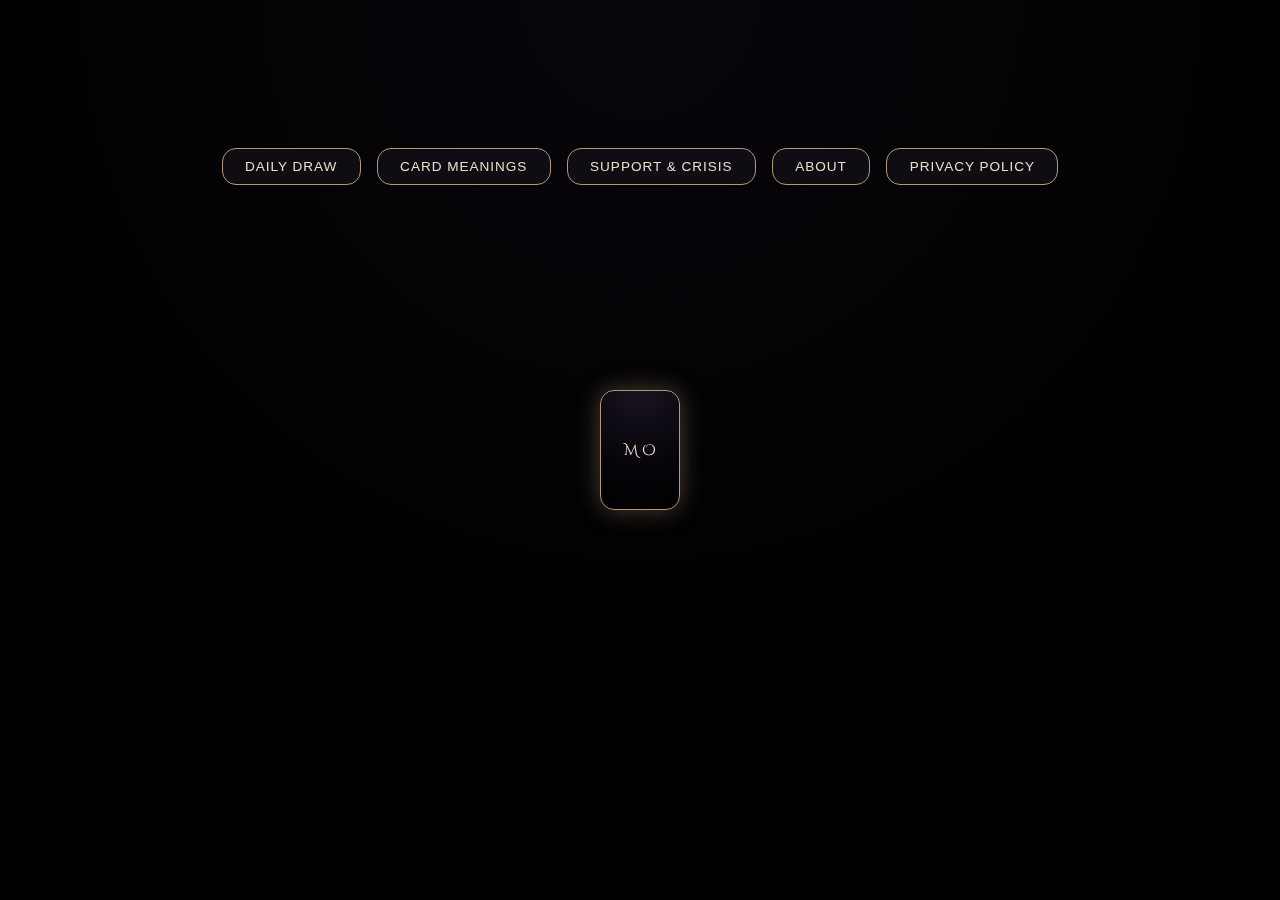
<file: index.html>
<!DOCTYPE html>
<html lang="en">
<head>
  <meta charset="UTF-8">
  <title>Arcana of the Self</title>
  <link rel="stylesheet" href="styles.css">

  <link href="https://fonts.googleapis.com/css2?family=Cinzel+Decorative:wght@400;700&family=Cormorant+Garamond:wght@300;500;700&display=swap" rel="stylesheet">

  <!-- GOOGLE ADSENSE (VALID & FIXED) -->
  <script async 
    src="https://pagead2.googlesyndication.com/pagead/js/adsbygoogle.js?client=ca-pub-8512638260389366"
    crossorigin="anonymous"></script>
<!-- Favicon -->
<link rel="icon" type="image/x-icon" href="favicon.ico">
<link rel="icon" type="image/png" sizes="16x16" href="favicon-16x16.png">
<link rel="icon" type="image/png" sizes="32x32" href="favicon-32x32.png">
<link rel="apple-touch-icon" href="apple-touch-icon.png">
<link rel="manifest" href="site.webmanifest">


</head>

<body>
  <div id="loader">
  <div class="loader-card">
    <span class="loader-mono">MO</span>
  </div>
</div>

  <div class="page">

    <header>
      <h1>Arcana of the Self</h1>
      <p class="tagline">Draw a card. Receive guidance.</p>
    </header>

   <div class="center-btn dual-buttons">
    <a href="daily.html" class="energy-btn">Daily Guidance</a>
   <a href="mood.html" class="oracle-btn">Mystic of Mood</a>


</div>

<nav>
  <nav class="nav-bar-wrapper">

  <button class="nav-toggle" id="nav-toggle">
    ☰
  </button>

  <div class="nav-bar">
    <button class="nav-btn" data-page="tarot">Daily Draw</button>
    <button class="nav-btn" data-page="dictionary">Card Meanings</button>
    <button class="nav-btn" data-page="resources">Support & Crisis</button>
    <button class="nav-btn" data-page="about">About</button>
    <button class="nav-btn" data-page="privacy">Privacy Policy</button>
  </div>

</nav>



    <div class="page-wrapper">

      <!-- DAILY DRAW -->
      <main id="tarot">
        <div class="reverse-toggle">
          <label class="switch">
            <input type="checkbox" id="reverse-checkbox">
            <span class="slider"></span>
          </label>
          <span class="reverse-text">Draw Reversed?</span>
        </div>

        <button id="draw-button">Draw a Card</button>

        <section id="card-display" class="hidden">
          <div class="card-frame">
            <h2 id="card-name"></h2>
            <p id="card-keyword" class="card-keyword"></p>

            <div class="card-section">
              <h3>Affirmation</h3>
              <p id="card-affirmation"></p>
            </div>

            <div class="card-section">
              <h3>Self-Care Rite</h3>
              <p id="card-selfcare"></p>
            </div>
          </div>
        </section>
      </main>

      <!-- DICTIONARY -->
      <section id="dictionary" class="hidden">
        <div class="info-box">
          <h2>Major Arcana Dictionary</h2>
          <p class="desc">A reference for reflection, insight, and self-awareness.</p>
          <div class="dictionary-container" id="dictionary-container"></div>
        </div>
      </section>

      <!-- SUPPORT -->
      <section id="resources" class="hidden">
        <div class="info-box">
          <h2>Support & Crisis Resources</h2>
          <p class="desc">You matter.</p>
          <h3>Immediate Hotlines (US)</h3>
          <ul>
            <li><strong>988 Suicide & Crisis Lifeline:</strong> Call or text 988</li>
            <li><strong>Crisis Text Line:</strong> Text HOME to 741741</li>
            <li><strong>Trevor Project:</strong> Text START to 678-678</li>
            <li><strong>Veterans Crisis Line:</strong> Call 988, then press 1</li>
          </ul>

          <h3>International</h3>
          <p><a href="https://www.opencounseling.com/suicide-hotlines" target="_blank">OpenCounseling Global Hotline Directory</a></p>

          <h3>Non-Crisis Support</h3>
          <ul>
            <li>NAMI HelpLine: 1-800-950-NAMI</li>
            <li>SAMHSA: 1-800-662-HELP</li>
            <li><a href="https://www.psychologytoday.com" target="_blank">Find a Therapist</a></li>
          </ul>
        </div>
      </section>

      <!-- ABOUT -->
     <section id="about" class="hidden centered-section">


        <div class="info-box">
          <h2>About the Creator</h2>

          <p class="desc">

            <img src="IMG_2875.jpg" class="profile-img">
            I created this project to blend my love for tarot and technology with self care and love.
</p>
          <p class="desc">
            Tarot is a mirror, it helps us understand our emotions, patterns, and possibilities.
          </p>

          <p class="desc">
            My intention is to create a comforting space where you can meet yourself with honesty, softness, and curiosity.
          </p>

          <p class="desc">You are always loved and welcome here.</p>
        </div>
      </section>

      <!-- PRIVACY POLICY -->
      <section id="privacy" class="hidden" data-nosnippet data-ad-format="none">
        <div class="info-box no-ads-here">
          <h2>Privacy Policy</h2>
          <p><em>Last updated: 2025</em></p>

          <p>
            Maeve’s Tarot Spot (“we,” “us,” “our”) respects your privacy. This page explains how we collect,
            use, and protect your information.
          </p>

          <h3>Information We Collect</h3>
          <p>We do not collect personal data unless you choose to provide it voluntarily.</p>

          <h3>Google AdSense & Cookies</h3>
          <p>
            This site uses Google AdSense, which may use cookies to serve personalized ads.  
            Manage preferences here:
            <a href="https://www.google.com/settings/ads" target="_blank">Google Ad Settings</a>.
          </p>

          <h3>Cookies</h3>
          <p>You may disable cookies in your browser settings at any time.</p>

          <h3>Third-Party Links</h3>
          <p>External websites linked here have their own privacy policies. We are not responsible for them.</p>

          <h3>Children’s Privacy</h3>
          <p>This site is not intended for individuals under the age of 13.</p>

          <h3>Contact</h3>
          <p>Email: <strong>maeves.tarot@gmail.com</strong></p>
        </div>
      </section>

    </div>

   <footer>
  <div class="footer-line">
    <div class="footer-card">MO</div>
  </div>
  <p>For reflection only — not a substitute for professional care.</p>
</footer>


    <!-- COOKIE POPUP -->
    <div id="cookie-popup" class="cookie-popup hidden">
      <div class="cookie-box">
        <p>
          This site uses cookies (including Google AdSense). Review our 
          <a href="#" data-page="privacy" class="cookie-link">Privacy Policy</a>.
        </p>

        <div class="cookie-buttons">
          <button id="cookie-accept" class="cookie-btn accept">Accept</button>
          <button id="cookie-learn" class="cookie-btn learn" data-page="privacy">Learn More</button>
        </div>
      </div>
    </div>

  </div>

  <script src="script.js"></script>
</body>
</html>
</file>
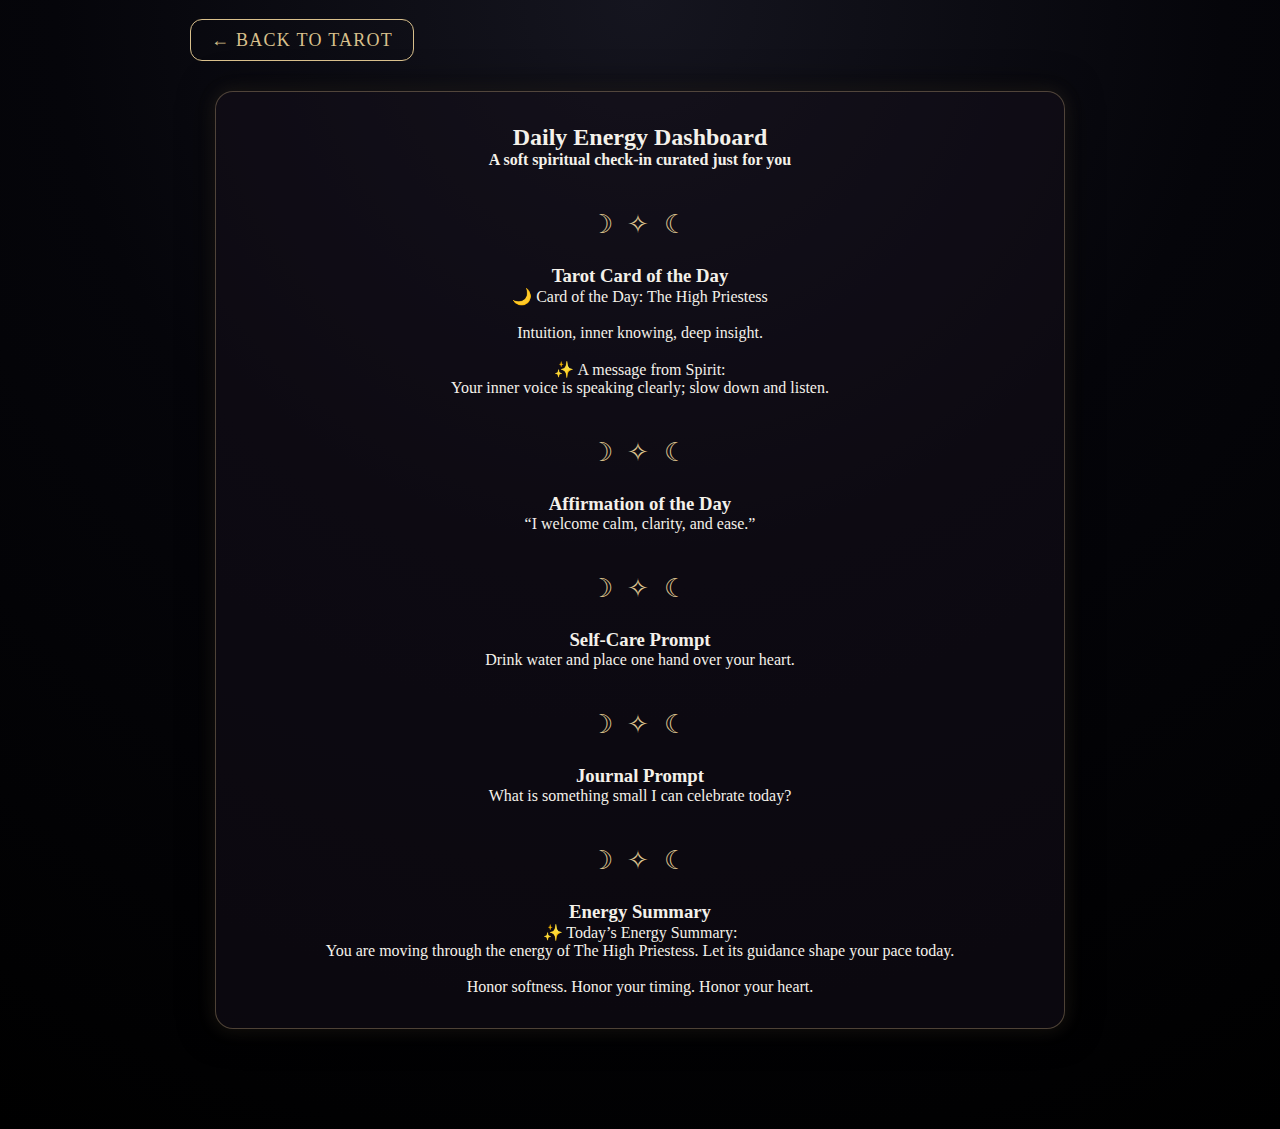
<file: daily.html>
<!DOCTYPE html>
<html lang="en">

<head>
    <meta charset="UTF-8" />
    <meta name="viewport" content="width=device-width, initial-scale=1.0" />
    <title>Daily Energy Dashboard</title>

    <!-- Fonts -->
    <link href="https://fonts.googleapis.com/css2?family=Crimson+Text:wght@400;600;700&display=swap" rel="stylesheet" />

    <!-- Site styles -->
    <link rel="stylesheet" href="styles.css" />

    <!-- PAGE-SPECIFIC FIXES (DO NOT REMOVE) -->
    <style>
        /* Only apply padding to THIS page */
        body.mood-page {
            padding: 30px 15px;
        }
    </style>
</head>

<body class="mood-page">
<div class="page">

    <!-- Navigation -->
    <nav class="navbar" style="justify-content: center;">
        <a href="index.html" class="nav-btn back-btn">← Back to Tarot</a>
    </nav>

    <!-- Wrapper -->
    <div class="info-box energy-wrapper">

        <h2>Daily Energy Dashboard</h2>
        <h4>A soft spiritual check-in curated just for you</h4>
        <div class="divider">☽ ✧ ☾</div>


        <!-- Tarot card -->
        <h3>Tarot Card of the Day</h3>
        <div class="tarot-card-box" id="tarot-card-box"></div>

        <div class="divider">☽ ✧ ☾</div>

        <!-- Affirmation -->
        <h3>Affirmation of the Day</h3>
        <div class="affirm-box" id="affirm-box"></div>

        <div class="divider">☽ ✧ ☾</div>

        <!-- Self Care -->
        <h3>Self-Care Prompt</h3>
        <div class="self-box" id="self-box"></div>

        <div class="divider">☽ ✧ ☾</div>

        <!-- Journal -->
        <h3>Journal Prompt</h3>
        <div class="journal-box" id="journal-box"></div>

        <div class="divider">☽ ✧ ☾</div>

        <!-- Summary -->
        <h3>Energy Summary</h3>
        <div class="summary-box" id="summary-box"></div>

    </div>

    <!-- Scripts -->
    <script src="daily-energy.js"></script>
    <script src="script.js"></script>
</div>

</body>

</html>
</file>
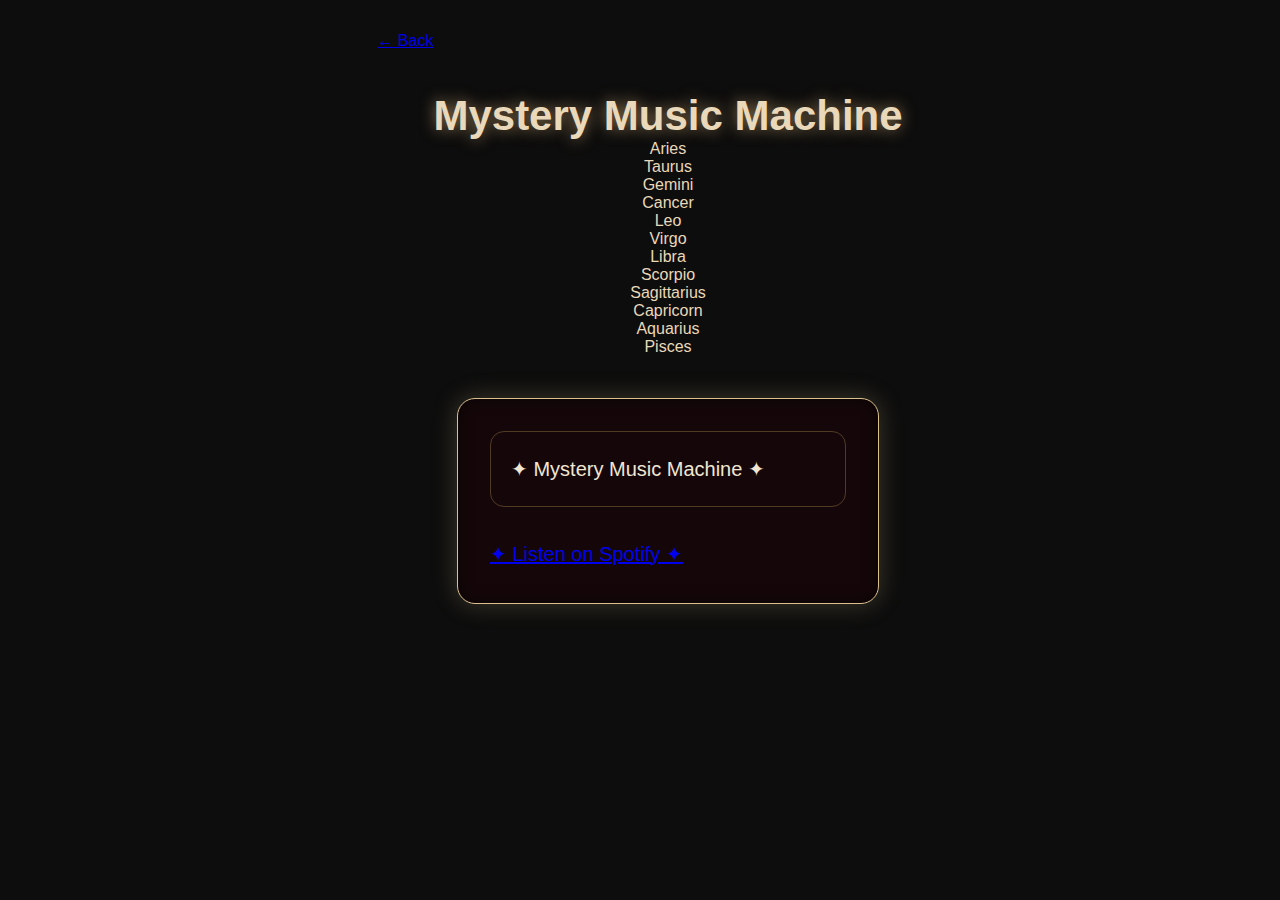
<file: mmm.html>
<!DOCTYPE html>
<html lang="en">
<head>
    <meta charset="UTF-8">
    <meta name="viewport" content="width=device-width, initial-scale=1.0">
    <title>Mystery Music Machine</title>

    <link rel="stylesheet" href="styles.css">
    <link rel="stylesheet" href="mmm.css?v=2">

</head>

<body>

    <a href="index.html" class="back-button">← Back</a>

    <div class="mmm-page">

        <h1 class="mmm-title">Mystery Music Machine</h1>

        <div class="sign-grid">
            <div class="sign">Aries</div>
            <div class="sign">Taurus</div>
            <div class="sign">Gemini</div>
            <div class="sign">Cancer</div>
            <div class="sign">Leo</div>
            <div class="sign">Virgo</div>
            <div class="sign">Libra</div>
            <div class="sign">Scorpio</div>
            <div class="sign">Sagittarius</div>
            <div class="sign">Capricorn</div>
            <div class="sign">Aquarius</div>
            <div class="sign">Pisces</div>
        </div>

        <section id="result-box">

      <div class="cassette">
    <div class="label">✦ Mystery Music Machine ✦</div>

    <p class="song-title"></p>
    <p class="song-artist"></p>

    <div class="window">
        <div class="reel-left"></div>
        <div class="reel-right"></div>
    </div>
</div>
<div class="music-card">
    <p class="mc-title"></p>
    <p class="mc-artist"></p>
    <a class="mc-link" href="#" target="_blank" rel="noopener noreferrer">✦ Listen on Spotify ✦</a>
</div>


</div>




            <p class="horoscope-text"></p>

        </section>

    </div>

    <script src="mmm.js?v=1234"></script>


</body>
</html>
</file>
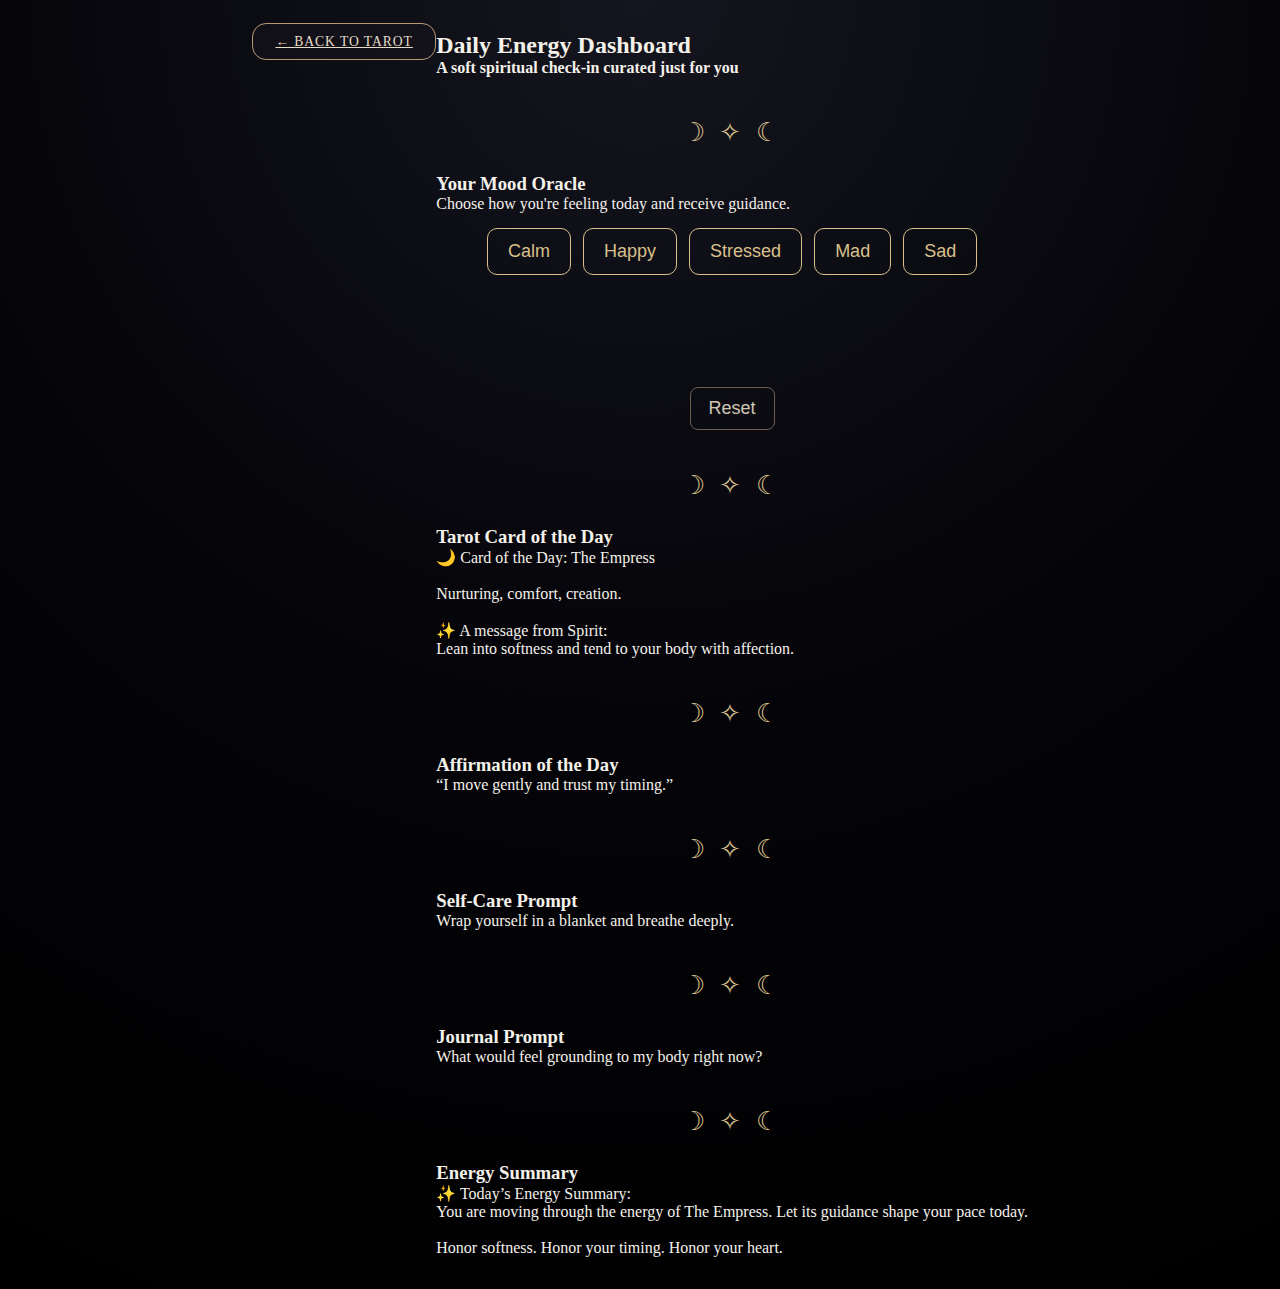
<file: mood.html>
<!DOCTYPE html>
<html lang="en">
<head>
    <meta charset="UTF-8" />
    <meta name="viewport" content="width=device-width, initial-scale=1.0" />
    <title>Daily Energy Dashboard</title>

    <!-- Fonts -->
    <link href="https://fonts.googleapis.com/css2?family=Crimson+Text:wght@400;600;700&display=swap" rel="stylesheet" />

    <!-- Use your site’s CSS -->
    <link rel="stylesheet" href="styles.css" />
</head>

<body>

    <nav class="navbar">
        <a href="index.html" class="nav-btn">← Back to Tarot</a>
    </nav>

    <div class="info-box">
        <h2>Daily Energy Dashboard</h2>
        <h4>A soft spiritual check-in curated just for you</h4>
        <div class="divider">☽ ✧ ☾</div>

        <!-- 🌙 MOOD ORACLE -->
        <div class="mood-card">
            <h3>Your Mood Oracle</h3>
            <p class="desc">Choose how you're feeling today and receive guidance.</p>

            <div class="mood-buttons">
                <button type="button">Calm</button>
                <button type="button">Happy</button>
                <button type="button">Stressed</button>
                <button type="button">Mad</button>
                <button type="button">Sad</button>
            </div>

            <div id="result-box"></div>
            <button id="reset-btn">Reset</button>
        </div>

        <div class="divider">☽ ✧ ☾</div>

        <!-- 🌙 TAROT CARD OF THE DAY -->
        <h3>Tarot Card of the Day</h3>
        <div class="tarot-card-box" id="tarot-card-box"></div>

        <div class="divider">☽ ✧ ☾</div>

        <!-- 🌙 AFFIRMATION -->
        <h3>Affirmation of the Day</h3>
        <div class="affirm-box" id="affirm-box"></div>

        <div class="divider">☽ ✧ ☾</div>

        <!-- 🌙 SELF CARE -->
        <h3>Self-Care Prompt</h3>
        <div class="self-box" id="self-box"></div>

        <div class="divider">☽ ✧ ☾</div>

        <!-- 🌙 JOURNAL PROMPT -->
        <h3>Journal Prompt</h3>
        <div class="journal-box" id="journal-box"></div>

        <div class="divider">☽ ✧ ☾</div>

        <!-- 🌙 SUMMARY -->
        <h3>Energy Summary</h3>
        <div class="summary-box" id="summary-box"></div>

    </div>

    <!-- Scripts for Mood App + Energy Logic -->
    <script src="script.js"></script>  
    <script src="daily-energy.js"></script>

</body>
</html>
</file>
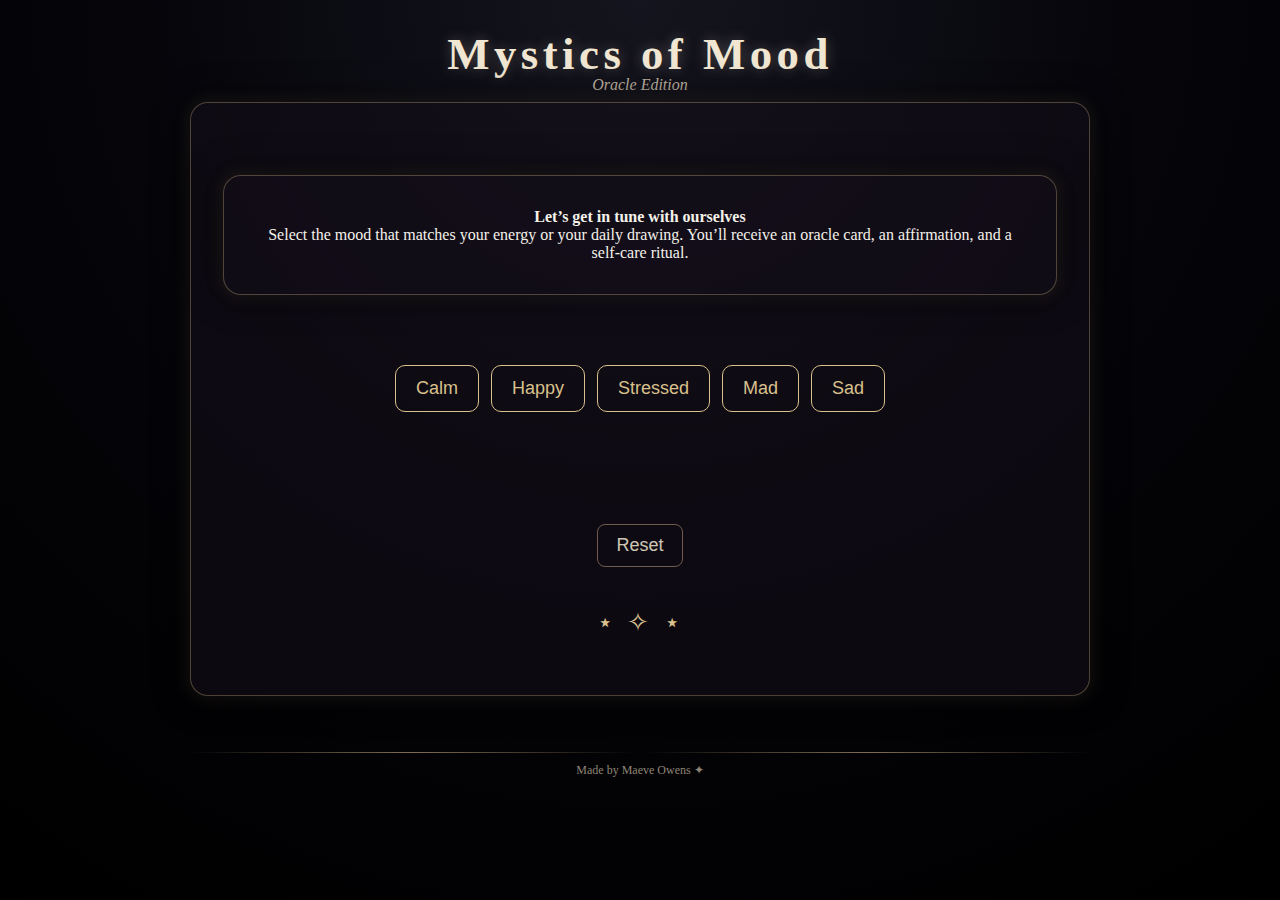
<file: mood.html.html>
<!DOCTYPE html>
<html>
<head>
    <title>Mystics of Mood</title>
    <link href="https://fonts.googleapis.com/css?family=Crimson+Text&display=swap" rel="stylesheet">
    <link rel="stylesheet" href="styles.css">
</head>

<body>

<div class="page">

    <!-- OPTIONAL: Match your site header -->
    <header>
        <h1>Mystics of Mood</h1>
        <p class="tagline">Oracle Edition</p>
    </header>

    <div class="page-wrapper">

        <section>

            <div class="energy-wrapper">

                <h4>Let’s get in tune with ourselves</h4>

                <p>
                    Select the mood that matches your energy or your daily drawing.  
                    You’ll receive an oracle card, an affirmation, and a self-care ritual.
                </p>
            </div>

            <!-- Mood Buttons -->
            <div class="mood-buttons">
                <button type="button" data-mood="Calm">Calm</button>
                <button type="button" data-mood="Happy">Happy</button>
                <button type="button" data-mood="Stressed">Stressed</button>
                <button type="button" data-mood="Mad">Mad</button>
                <button type="button" data-mood="Sad">Sad</button>
            </div>

            <!-- Oracle Result -->
            <div id="result-box"></div>

            <button id="reset-btn">Reset</button>

            <div class="divider">⋆ ✧ ⋆</div>

        </section>

    </div> <!-- end page-wrapper -->

    <footer>
        <div class="footer-line"></div>
        <p>Made by Maeve Owens ✦</p>
    </footer>

</div> <!-- end page -->

<script src="m.script.js"></script>

</body>
</html>
</file>
<file: styles.css>
.info-section {
        max-width: 800px;
        margin: 60px auto;
        padding: 25px;
        background: rgba(255,255,255,0.05);
        border: 1px solid rgba(255,255,255,0.2);
        border-radius: 12px;
        backdrop-filter: blur(6px);
        color: #fff;
    }
    .info-section h2 {
        margin-bottom: 10px;
        text-align: center;
        font-size: 1.6rem;
    }
    .info-section p {
        line-height: 1.6;
        font-size: 1rem;
        opacity: 0.9;
    }


* {
  margin: 0;
  padding: 0;
  box-sizing: border-box;
}

body {
  font-family: 'Cormorant Garamond', serif;
  background: radial-gradient(circle at top, #15151f 0%, #05050a 45%, #000000 100%);
  color: #f4f1ea;
  min-height: 100vh;
  padding: 2rem;
  display: flex;
  justify-content: center;
}

/* Page wrapper */
.page {
  width: 100%;
  max-width: 900px;
}


/* ----------------------------------------------
   HEADER
------------------------------------------------*/
header {
  text-align: center;
  margin-bottom: 1.2rem !important;
  margin-bottom: 0.6rem !important;
}

header h1 {
  font-family: 'Cinzel Decorative', serif;
  font-size: 2.8rem;
  color: #f0e6d2;
  letter-spacing: 0.1em;
  text-shadow: 0 0 14px rgba(255,240,220,0.25);
}

.tagline {
  margin-top: 0.5rem;
  color: #c3b8a5;
  font-style: italic;
  margin-bottom: 0.3rem !important;
}


/* ----------------------------------------------
   NAV BAR
------------------------------------------------*/
.nav-bar-wrapper {
  display: flex;
  justify-content: center;
  align-items: center;
  gap: 0.75rem;
  margin-bottom: 2rem;
}

.nav-toggle {
  display: none;
  background: rgba(22,18,26,0.85);
  border: 1px solid #b49a72;
  color: #e7dcc9;
  border-radius: 10px;
  padding: 0.3rem 0.6rem;
  font-size: 1.1rem;
  cursor: pointer;
}

/* Desktop */
.nav-bar {
  display: flex;
  justify-content: center;
  gap: 1rem;
}

/* Tablet/Desktop */
@media (min-width: 641px) {
  .nav-toggle {
    display: none !important;
  }
}

/* Mobile */
@media (max-width: 640px) {
  .nav-bar-wrapper {
    flex-direction: column;
    align-items: stretch;
  }

  .nav-toggle {
    display: inline-block;
    align-self: flex-end;
  }

  .nav-bar {
    flex-direction: column;
    gap: 0.5rem;
    display: flex;
  }
}

.nav-btn {
  padding: 0.6rem 1.4rem;
  background: rgba(22,18,26,0.65);
  border: 1px solid #b49a72;
  color: #e7dcc9;
  border-radius: 14px;
  text-transform: uppercase;
  letter-spacing: 0.07em;
  font-size: 0.85rem;
  cursor: pointer;
  transition: 0.25s ease;
}

.nav-btn:hover {
  background: rgba(180,154,114,0.18);
  box-shadow: 0 0 12px rgba(180,154,114,0.35);
  transform: translateY(-2px);
}

.nav-btn.active {
  background: rgba(180,154,114,0.32);
  border-color: #e8dbc1;
  box-shadow: 0 0 18px rgba(230,212,185,0.45);
}


/* ----------------------------------------------
   PAGE WRAPPER
------------------------------------------------*/
.page-wrapper {
  display: flex;
  gap: 2rem;
  flex-direction: column;
}


/* ----------------------------------------------
   CONTENT PANELS
------------------------------------------------*/
main,
section {
  border: 1px solid rgba(180,154,114,0.4);
  background: rgba(20,15,26,0.55);
  padding: 2rem;
  border-radius: 18px;
  box-shadow:
    0 0 35px rgba(0,0,0,0.75),
    0 0 18px rgba(180,154,114,0.2);
}

.hidden {
  display: none !important;
}

main h2,
section h2 {
  font-family: 'Cinzel Decorative', serif;
  text-align: center;
  margin-bottom: 1.4rem;
  color: #f4ecdd;
}


/* ----------------------------------------------
   DAILY DRAW
------------------------------------------------*/
.reverse-toggle {
  display: flex;
  justify-content: center;
  align-items: center;
  gap: 0.6rem;
  margin-bottom: 1rem;
}

.switch {
  position: relative;
  width: 46px;
  height: 24px;
}

.switch input {
  opacity: 0;
  width: 46px;
  height: 24px;
  position: absolute;
  left: 0;
  top: 0;
  cursor: pointer;
  z-index: 2;
}

.slider {
  position: absolute;
  cursor: pointer;
  background-color: #6d5a4d;
  border-radius: 34px;
  inset: 0;
  transition: .3s;
}

.slider::before {
  content: "";
  position: absolute;
  bottom: 3px;
  left: 3px;
  width: 18px;
  height: 18px;
  background: #f4f1ea;
  border-radius: 50%;
  transition: .3s;
}

input:checked + .slider {
  background: #b49a72;
}

input:checked + .slider::before {
  transform: translateX(22px);
}

#draw-button {
  display: block;
  margin: 0 auto 1.5rem;
  padding: 0.8rem 1.8rem;
  background: transparent;
  border: 1px solid #f0e6d2;
  color: #f0e6d2;
  border-radius: 999px;
  text-transform: uppercase;
  cursor: pointer;
  transition: 0.2s;
}

#draw-button:hover {
  transform: translateY(-2px);
  background: rgba(240,230,210,0.06);
}


/* Daily draw card */
.card-frame {
  border: 1px solid #b49a72;
  border-radius: 16px;
  padding: 1.5rem;
  max-width: 400px;
  margin: 0 auto;
  background: radial-gradient(circle at top, #1b1620 0%, #050309 55%, #000000 100%);
  box-shadow: 0 0 35px rgba(0,0,0,0.9), 0 0 24px rgba(180,154,114,0.3);
  position: relative;
  overflow: hidden;
}

.tarot-card {
  border-radius: 18px;
  border: 1px solid #b49a72;
  padding: 1.2rem;
  background: radial-gradient(circle at top, #1a141f 0%, #050308 60%, #000000 100%);
  box-shadow: 0 0 24px rgba(0,0,0,0.85), 0 0 18px rgba(180,154,114,0.35);
}

.tarot-card.back {
  display: flex;
  align-items: center;
  justify-content: center;
  text-transform: uppercase;
  letter-spacing: 0.18em;
  font-family: 'Cinzel Decorative', serif;
  color: #d8c7a3;
  position: relative;
}

.tarot-card.back::before,
.tarot-card.back::after {
  content: "";
  position: absolute;
  inset: 10px;
  border-radius: 14px;
  border: 1px solid rgba(180,154,114,0.55);
}

.tarot-card.back::after {
  inset: 22px;
  border-style: dashed;
  opacity: 0.7;
}

.card-keyword {
  text-align: center;
  margin-bottom: 1.4rem;
  color: #d1c6b0;
  text-transform: uppercase;
  font-size: 0.95rem;
}


/* ----------------------------------------------
   DICTIONARY GRID
------------------------------------------------*/
.dictionary-container {
  margin-top: 1.5rem;
  display: grid;
  grid-template-columns: repeat(auto-fit, minmax(240px, 1fr));
  gap: 1.3rem;
}

.card-meaning {
  padding: 1rem;
  border: 1px solid #b49a72;
  border-radius: 14px;
  background: rgba(15, 11, 18, 0.65);
  max-height: 300px;
  overflow-y: auto;
  box-shadow: 0 0 18px rgba(0,0,0,0.45);
}

.card-meaning h3 {
  font-family: 'Cinzel Decorative', serif;
  color: #f2e9d7;
  margin-bottom: 0.4rem;
}

.card-meaning h4 {
  text-transform: uppercase;
  font-size: 0.88rem;
  color: #dfd3c0;
  margin-top: 0.55rem;
}


/* ----------------------------------------------
   LOADER
------------------------------------------------*/
#loader {
  position: fixed;
  inset: 0;
  background: radial-gradient(circle at top, #07050b 0%, #000000 65%);
  display: flex;
  align-items: center;
  justify-content: center;
  z-index: 9999;
  transition: opacity 0.5s ease;
}

#loader.fade-out {
  opacity: 0;
  pointer-events: none;
}

.loader-card {
  width: 80px;
  height: 120px;
  border-radius: 14px;
  border: 1px solid #b49a72;
  background: radial-gradient(circle at top, #191321 0%, #050308 65%, #000000 100%);
  display: flex;
  align-items: center;
  justify-content: center;
  box-shadow: 0 0 25px rgba(180,154,114,0.4);
  animation: glowPulse 1.5s ease-in-out infinite;
}

.loader-mono {
  font-family: 'Cinzel Decorative', serif;
  letter-spacing: 0.28em;
  text-indent: 0.28em;
  color: #f4ecdd;
  font-size: 0.95rem;
}

@keyframes glowPulse {
  0% {
    box-shadow: 0 0 8px rgba(180,154,114,0.2),
                0 0 18px rgba(180,154,114,0.25);
    transform: translateY(0);
  }
  50% {
    box-shadow: 0 0 24px rgba(240,220,190,0.6),
                0 0 40px rgba(180,154,114,0.55);
    transform: translateY(-3px);
  }
  100% {
    box-shadow: 0 0 8px rgba(180,154,114,0.2),
                0 0 18px rgba(180,154,114,0.25);
    transform: translateY(0);
  }
}


/* ----------------------------------------------
   FOOTER
------------------------------------------------*/
footer {
  margin-top: 2rem;
  text-align: center;
  font-size: 0.75rem;
  color: #8e8474;
}

.footer-line {
  display: flex;
  align-items: center;
  justify-content: center;
  margin-bottom: 0.6rem;
  gap: 0.75rem;
}

.footer-line::before,
.footer-line::after {
  content: "";
  flex: 1;
  height: 1px;
  background: linear-gradient(
    to right,
    transparent,
    rgba(180,154,114,0.7),
    transparent
  );
}

.footer-card {
  min-width: 40px;
  height: 56px;
  border-radius: 10px;
  border: 1px solid #b49a72;
  padding: 0.25rem 0.5rem;
  font-family: 'Cinzel Decorative', serif;
  font-size: 0.9rem;
  letter-spacing: 0.16em;
  display: flex;
  align-items: center;
  justify-content: center;
  background: radial-gradient(circle at top, #15111d 0%, #05030a 70%, #000 100%);
  box-shadow: 0 0 14px rgba(0,0,0,0.7), 0 0 12px rgba(180,154,114,0.4);
}


/* ----------------------------------------------
   COOKIE POPUP
------------------------------------------------*/
.cookie-popup {
  position: fixed;
  bottom: 20px;
  left: 50%;
  transform: translateX(-50%);
  max-width: 500px;
  width: 90%;
  background: rgba(15, 11, 18, 0.9);
  border: 1px solid #b49a72;
  border-radius: 14px;
  padding: 1.2rem 1.5rem;
  box-shadow: 0 0 25px rgba(0,0,0,0.7);
  z-index: 999;
  opacity: 0;
  pointer-events: none;
  transition: opacity 0.4s ease;
}

.cookie-popup.show {
  opacity: 1;
  pointer-events: auto;
}

.cookie-box p {
  color: #e7dcc9;
  line-height: 1.5;
  margin-bottom: 1rem;
}

.cookie-link {
  color: #d1b388;
  text-decoration: underline;
  cursor: pointer;
}

.cookie-buttons {
  display: flex;
  justify-content: flex-end;
  gap: 1rem;
}

.cookie-btn {
  padding: 0.45rem 1rem;
  border-radius: 8px;
  border: 1px solid #b49a72;
  cursor: pointer;
  background: transparent;
  color: #e7dcc9;
  transition: 0.25s;
  font-size: 0.85rem;
}

.cookie-btn:hover {
  background: rgba(180,154,114,0.2);
  box-shadow: 0 0 10px rgba(180,154,114,0.4);
}

.cookie-btn.accept {
  background: rgba(180,154,114,0.25);
}

.cookie-btn.accept:hover {
  background: rgba(180,154,114,0.4);
}


/* ----------------------------------------------
   GOOGLE ADS BLOCKERS
------------------------------------------------*/
ins.adsbygoogle,
.adsbygoogle,
iframe[src*="ads"],
iframe[id*="google_ads"],
.google-auto-placed {
  display: none !important;
  height: 0 !important;
  opacity: 0 !important;
  pointer-events: none !important;
}


/* ----------------------------------------------
   MOOD ORACLE — MERGED FROM style.css
------------------------------------------------*/

/* Mood wrapper */
.energy-wrapper {
    max-width: 850px;
    margin: 40px auto 70px;
    padding: 2rem;
    border-radius: 18px;
    background: rgba(20,15,26,0.55);
    border: 1px solid rgba(180,154,114,0.4);
    box-shadow:
        0 0 35px rgba(0,0,0,0.75),
        0 0 18px rgba(180,154,114,0.2);
}

/* Mood buttons */
.mood-buttons {
    display: flex;
    flex-wrap: wrap;
    justify-content: center;
    gap: 12px;
    margin-top: 15px;
}

.mood-buttons button {
    background: transparent;
    border: 1px solid #d9c08c;
    color: #d9c08c;
    padding: 12px 20px;
    border-radius: 10px;
    font-size: 18px;
    cursor: pointer;
    transition: 0.3s ease;
}

.mood-buttons button:hover {
    background: rgba(217,192,140,0.12);
    box-shadow: 0 0 12px rgba(217,192,140,0.4);
    transform: translateY(-2px);
}

/* Oracle card result */

.energy-wrapper {
    text-align: center;
}

#result-box {
    text-align: left; 
}

#result-box {
    margin: 30px auto;
    padding: 25px;
    width: 90%;
    max-width: 650px;
    background: #150709;
    border: 1px solid #d9c08c;
    border-radius: 18px;
    box-shadow: 
        0 0 25px rgba(217,192,140,0.25),
        inset 0 0 15px rgba(0,0,0,0.6);
    color: #f0e6d2;
    font-size: 20px;
    line-height: 1.7;
    opacity: 0;
    transform: translateY(12px);
    transition: all 0.6s ease;
}

#result-box.show {
    opacity: 1;
    transform: translateY(0);
}

/* Reset button */
#reset-btn {
    margin: 20px auto;
    display: block;
    background: transparent;
    border: 1px solid #826b58;
    color: #f0e6d2;
    padding: 10px 18px;
    border-radius: 8px;
    font-size: 18px;
    cursor: pointer;
    transition: 0.3s ease;
    opacity: 0.85;
}

#reset-btn:hover {
    opacity: 1;
    box-shadow: 0 0 12px rgba(217,192,140,0.35);
}
/* Oracle card settings */

.oracle-title {
    font-size: 22px;
    margin-bottom: 12px;
    color: #d9c08c;
    letter-spacing: 1px;
}

.card-name {
    font-size: 28px;
    color: #e7d7b2;
    margin-bottom: 10px;
}

.card-meaning {
    font-size: 20px;
    opacity: 0.9;
    margin-bottom: 14px;
}

.card-affirmation {
    font-size: 18px;
    margin-bottom: 12px;
    color: #f5e8ca;
}

.card-selfcare {
    font-size: 18px;
    color: #d3b88a;
}

/* Divider for mood page */
.divider {
    margin: 40px 0 25px;
    color: #d9c08c;
    font-size: 26px;
    letter-spacing: 4px;
    text-align: center;
}

/* Layout for dual buttons (energy + oracle) */
.dual-buttons {
    display: flex;
    justify-content: center;
    gap: 15px;
    margin-top: -4px !important;
}

.oracle-btn, .energy-btn {
    display: inline-block;
    padding: 12px 24px;
    border: 1px solid #d9c08c;
    color: #d9c08c;
    background: transparent;
    border-radius: 12px;
    font-size: 20px;
    letter-spacing: 0.5px;
    text-decoration: none;
    transition: 0.3s ease;
}

.oracle-btn:hover, .energy-btn:hover {
    background: rgba(217,192,140,0.12);
    box-shadow: 0 0 12px rgba(217,192,140,0.4);
    transform: translateY(-2px);
}

.back-btn-wrap {
    display: flex;
    justify-content: center;
    margin-top: 20px;
}

.back-btn {
    padding: 10px 20px;
    border: 1px solid #d9c08c;
    color: #d9c08c;
    background: transparent;
    border-radius: 12px;
    font-size: 18px;
    text-decoration: none;
    transition: 0.3s ease;
}

.back-btn:hover {
    background: rgba(217,192,140,0.12);
    box-shadow: 0 0 12px rgba(217,192,140,0.4);
    transform: translateY(-2px);
}
header {
    margin-bottom: 0.2rem !important;
}

.tagline {
    margin-bottom: 0.1rem !important;
}

.dual-buttons {
    margin-top: -10px !important;
}
.page-wrapper .dual-buttons {
    margin-top: -12px !important;
    margin-bottom: 0 !important;
}

.tagline {
    margin-bottom: 0.8rem !important;
}

header {
    padding-bottom: 0 !important;
    margin-bottom: 0.3rem !important;
    line-height: 1 !important;
}
.tagline {
    margin-top: 0 !important;
    margin-bottom: 0.6rem !important;
}
.page-wrapper .dual-buttons {
    margin-top: -6px !important;
}
.page-wrapper .dual-buttons {
    margin-top: -10px !important;
}

.nav-bar-wrapper {
    margin-top: 6px !important;
}
.profile-img {
    width: 230px;
    border-radius: 16px;
    border: 1px solid #b49a72;
    box-shadow: 0 0 25px rgba(180,154,114,0.4);
    display: block;
    margin: 0 auto;
    animation: float 4s ease-in-out infinite;
}

@keyframes float {
    0% { transform: translateY(0); }
    50% { transform: translateY(-6px); }
    100% { transform: translateY(0); }
}

#about .info-box {
    text-align: center !important;
}

#about .desc {
    text-align: center !important;
    margin-left: auto !important;
    margin-right: auto !important;
}

#about img.profile-img {
    display: block;
    margin: 0 auto 1rem auto;
}

.card-frame.reversed-glow {
    box-shadow:
        0 0 20px rgba(255,120,120,0.55),
        0 0 35px rgba(255,60,60,0.40) !important;
}

.card-frame.reversed-glow {
    overflow: visible !important;
}
.card-frame.reversed-glow {
    box-shadow:
        0 0 20px rgba(255,120,120,0.55),
        0 0 35px rgba(255,60,60,0.40) !important;
}
#card-box {
    display: flex;
    flex-direction: column;
    gap: 0.6rem;
    text-align: center;
    padding: 1.2rem;
}
#card-box h3 {
    font-family: "Cinzel Decorative", serif;
    font-size: 1.3rem;
    color: #f4ecdd;
}
#card-box p {
    font-size: 0.95rem;
    color: #d8c7a3;
    line-height: 1.4;
}

/* mobile work*/

/* (iOS fix) */
.hidden {
    display: none !important;
    opacity: 0 !important;
    visibility: hidden !important;
    height: 0 !important;
    overflow: hidden !important;
    pointer-events: none !important;
}

/* Make visible sections fully visible */
section:not(.hidden) {
    display: block !important;
    opacity: 1 !important;
    visibility: visible !important;
    height: auto !important;
    overflow: visible !important;
    pointer-events: auto !important;
}

/* bring to top so taps always register */
.nav-bar-wrapper,
.nav-bar,
.nav-btn {
    position: relative !important;
    z-index: 9999 !important;
}

/* Fix dual buttons overlapping nav on mobile */
@media (max-width: 640px) {
    .dual-buttons {
        margin-top: 1rem !important;
    }
}

/* Mobile card display fixes */
@media (max-width: 600px) {
    body {
        padding: 0.8rem !important;
    }

    .card-frame {
        max-width: 100% !important;
        padding: 1rem !important;
    }

    #card-box {
        padding: 1rem !important;
        gap: 0.5rem !important;
        word-wrap: break-word;
    }

    #card-box h3 {
        font-size: 1.1rem !important;
        line-height: 1.25rem !important;
    }

    #card-box p {
        font-size: 0.9rem !important;
        line-height: 1.25rem !important;
    }
}
section.hidden {
    height: 0 !important;
    max-height: 0 !important;
    padding: 0 !important;
    margin: 0 !important;
    overflow: hidden !important;
    opacity: 0 !important;
    visibility: hidden !important;
}

section:not(.hidden) {
    height: auto !important;
    max-height: none !important;
    padding: 2rem !important;
    margin-bottom: 1.5rem !important;
    opacity: 1 !important;
    visibility: visible !important;
}
#crisis-resources {
    border-left: 3px solid rgba(255, 150, 255, 0.6);
    box-shadow: 0 0 20px rgba(255, 150, 255, 0.2);
    animation: subtlePulse 3s infinite ease-in-out;
}

@keyframes subtlePulse {
    0% { box-shadow: 0 0 10px rgba(255,150,255,0.2); }
    50% { box-shadow: 0 0 22px rgba(255,150,255,0.4); }
    100% { box-shadow: 0 0 10px rgba(255,150,255,0.2); }
}
/* Homepage Intro Styling - Magical Glow Version */
.homepage-intro {
    max-width: 700px;
    margin: 30px auto 40px auto;
    padding: 24px 28px;
    background: rgba(255, 200, 255, 0.07);
    border: 1px solid rgba(255, 200, 255, 0.18);
    border-radius: 14px;
    backdrop-filter: blur(8px) saturate(120%);
    color: #fbeaff;
    text-align: center;
    box-shadow: 
        0 0 14px rgba(255, 200, 255, 0.25),
        inset 0 0 12px rgba(255, 200, 255, 0.12);
    animation: fadeIn 0.6s ease-in-out;
    font-family: inherit; /* ensures same font as your site */
}

/* Title */
.homepage-intro h2 {
    font-size: 1.65rem;
    margin-bottom: 10px;
    color: #ffe8ff;
    text-shadow: 
        0 0 8px rgba(255, 180, 255, 0.4),
        0 0 15px rgba(255, 120, 255, 0.25);
}

/* Description text */
.homepage-intro p {
    font-size: 1rem;
    line-height: 1.65;
    color: #f5defa;
    opacity: 0.95;
}

/* Fade-in animation */
@keyframes fadeIn {
    from { opacity: 0; transform: translateY(8px); }
    to { opacity: 1; transform: translateY(0); }
}
</file>
<file: mmm.css>
body {
    background: #0d0d0d;
    color: #e9d8b9;
    font-family: "Inter", sans-serif;
    text-align: center;
    padding-bottom: 50px;
}

.back-btn {
    position: absolute;
    top: 20px;
    left: 20px;
    color: #e9d8b9;
    padding: 8px 14px;
    border: 1px solid #e9d8b9;
    border-radius: 6px;
    text-decoration: none;
    font-size: 18px;
}

.mmm-title {
    font-size: 42px;
    margin-top: 60px;
    text-shadow: 0 0 15px rgba(255, 210, 140, 0.55);
}

.signs-container {
    display: grid;
    grid-template-columns: repeat(6, 1fr);
    gap: 12px;
    max-width: 900px;
    margin: 30px auto;
}

.sign-btn {
    background: #111;
    border: 1px solid rgba(255, 220, 150, 0.35);
    padding: 14px 18px;
    color: #e9d8b9;
    border-radius: 10px;
    font-size: 18px;
    cursor: pointer;
    transition: 0.25s;
}

.sign-btn:hover {
    background: rgba(255, 200, 120, 0.08);
    box-shadow: 0 0 12px rgba(255, 200, 120, 0.15);
}

.mmm-wrapper {
    max-width: 600px;
    margin: 40px auto 0;
    padding: 25px;
    background: rgba(30, 0, 0, 0.4);
    border: 1px solid rgba(255, 210, 120, 0.25);
    border-radius: 14px;
    box-shadow: 0 0 40px rgba(255, 200, 120, 0.15);
}

.cassette {
    padding: 20px;
    border: 1px solid rgba(255, 210, 120, 0.25);
    border-radius: 14px;
    margin-bottom: 20px;
}

.cassette-title {
    font-size: 20px;
    margin-bottom: 20px;
}

.tape-window {
    height: 80px;
    width: 90%;
    margin: 0 auto;
    background: #161616;
    border-radius: 8px;
}

.album-art {
    width: 200px;
    height: 200px;
    object-fit: cover;
    margin: 20px auto;
    display: block;
    border-radius: 10px;
    box-shadow: 0 0 25px rgba(255, 200, 120, 0.4);
}

#songTitle {
    font-size: 26px;
    margin-top: 10px;
}

#songArtist {
    font-size: 22px;
    margin-top: 5px;
    opacity: 0.85;
}

.listen-btn {
    display: inline-block;
    margin-top: 12px;
    padding: 10px 20px;
    color: #f5e3c1;
    text-decoration: none;
    border: 1px solid rgba(255, 220, 150, 0.4);
    border-radius: 8px;
    transition: 0.2s;
}

.listen-btn:hover {
    background: rgba(255, 220, 150, 0.08);
}

#horoscopeText {
    margin-top: 25px;
    line-height: 1.6;
    color: #f5dcb6;
}
.result-area {
    margin-top: 30px;
}
.album-art {
    max-width: 180px;
    max-height: 180px;
    margin-top: 25px;
}

.album-art {
    width: 180px;
    height: 180px;
    object-fit: cover;
    border-radius: 10px;
    margin-top: 25px;
    display: block;
    margin-left: auto;
    margin-right: auto;
    box-shadow: 0 0 25px rgba(255, 180, 80, 0.25);
}
.result-area {
    margin-top: 30px;
}
.cassette {
    margin-bottom: 30px;
}
.cassette {
    display: block;
    margin-left: auto;
    margin-right: auto;
    max-width: 450px;
}
</file>
